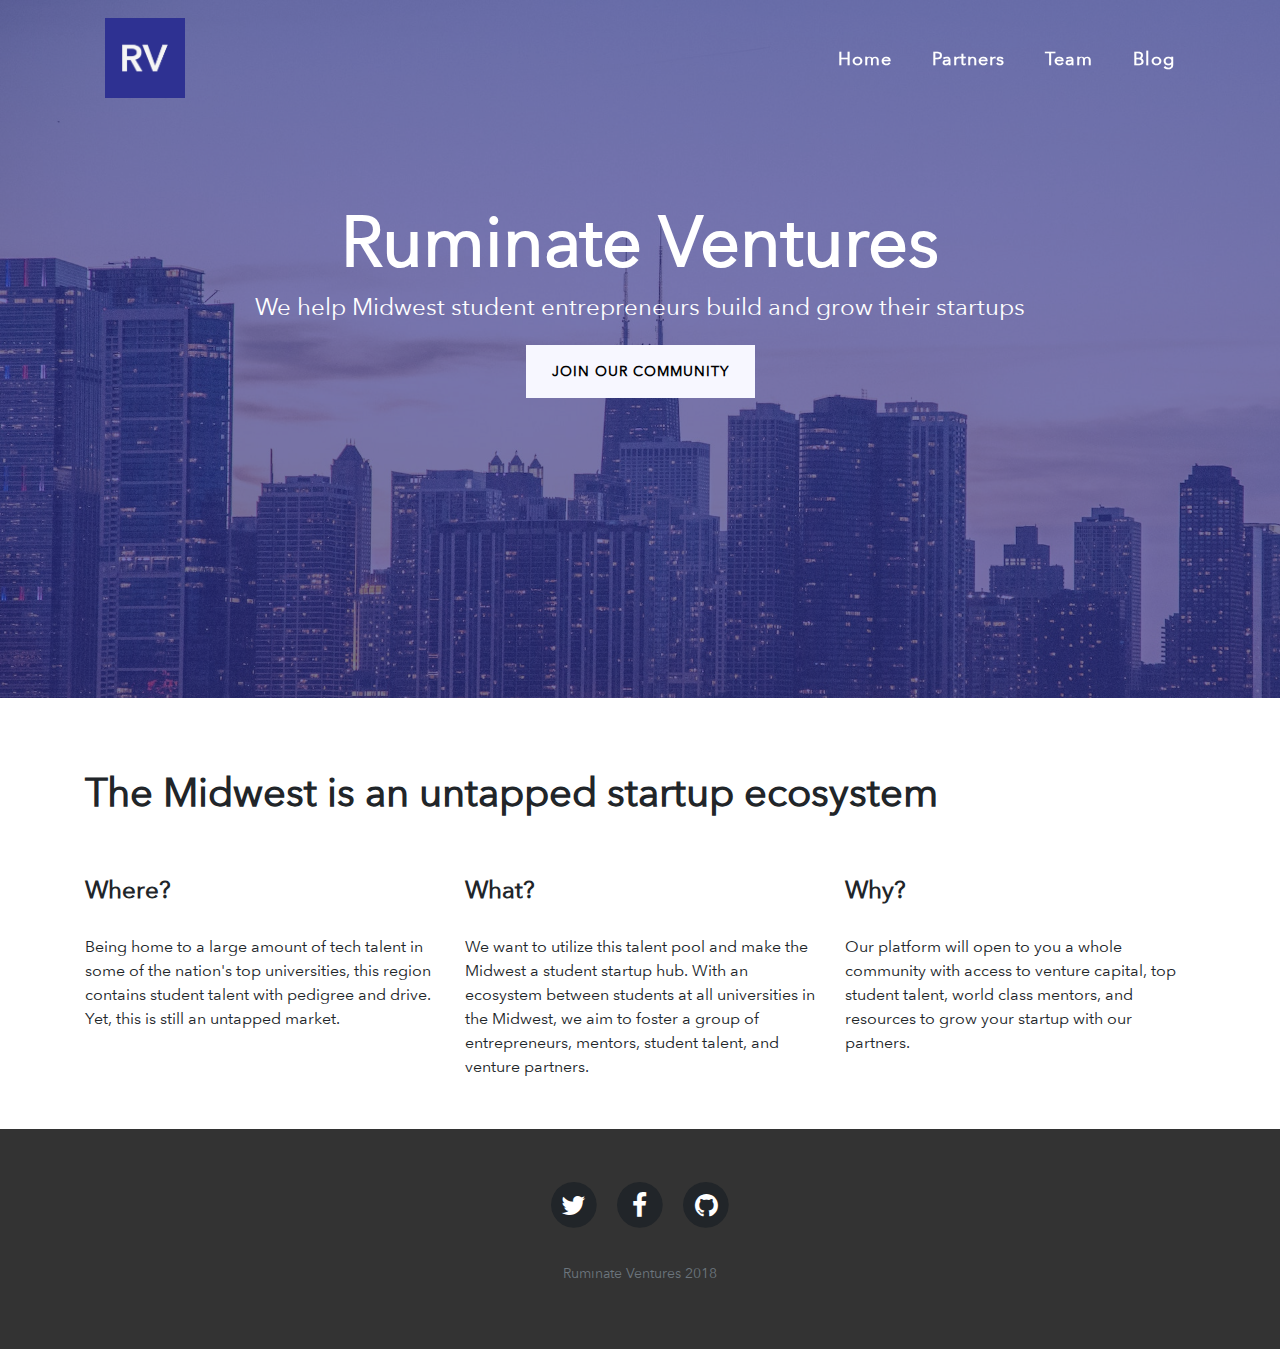
<file: index.html>
<!DOCTYPE html>
<html lang="en">

<head>
    <!-- Global site tag (gtag.js) - Google Analytics -->
    <script async src="https://www.googletagmanager.com/gtag/js?id=UA-115799383-1"></script>
    <script>
        window.dataLayer = window.dataLayer || [];

        function gtag() {
            dataLayer.push(arguments);
        }
        gtag('js', new Date());

        gtag('config', 'UA-115799383-1');
    </script>

    <meta charset="utf-8">
    <meta name="viewport" content="width=device-width, initial-scale=1, shrink-to-fit=no">
    <meta name="description" content="">
    <meta name="author" content="">

    <title>Ruminate Ventures</title>

    <link rel="icon" type="image/png" href="img/square_logo.png">
    <!-- Bootstrap core CSS -->
    <link href="vendor/bootstrap/css/bootstrap.min.css" rel="stylesheet">

    <!-- Custom fonts for this template -->
    <link href="vendor/font-awesome/css/font-awesome.min.css" rel="stylesheet" type="text/css">
    <!--     <link href='https://fonts.googleapis.com/css?family=Lora:400,700,400italic,700italic' rel='stylesheet' type='text/css'>
    <link href='https://fonts.googleapis.com/css?family=Open+Sans:300italic,400italic,600italic,700italic,800italic,400,300,600,700,800' rel='stylesheet' type='text/css'> -->

    <!-- Custom styles for this template -->
    <link href="css/clean-blog.css" rel="stylesheet">


</head>

<body>

    <!-- Navigation -->
    <nav class="navbar navbar-expand-lg navbar-light fixed-top" id="mainNav">
        <div class="container">
            <a class="navbar-brand" href="/" style="font-size: 30px;">
                <img src="img/square_logo.png" style="width:80px;">

            </a>
            <button class="navbar-toggler navbar-toggler-right" type="button" data-toggle="collapse" data-target="#navbarResponsive" aria-controls="navbarResponsive" aria-expanded="false" aria-label="Toggle navigation">
          Menu
          <i class="fa fa-bars"></i>
        </button>
            <div class="collapse navbar-collapse" id="navbarResponsive">
                <ul class="navbar-nav ml-auto">
                    <li class="nav-item">
                        <a class="nav-link" href="/">Home</a>
                    </li>
                    <li class="nav-item">
                        <a class="nav-link" href="partner.html">Partners</a>
                    </li>
                    <li class="nav-item">
                        <a class="nav-link" href="team.html">Team</a>
                    </li>
                    <!-- <li class="nav-item">
                        <a class="nav-link" href="contact">Resources</a>
                    </li> -->
                    <li class="nav-item">
                        <a class="nav-link" href="http://medium.com/@ruminatevc">Blog</a>
                    </li>
                </ul>
            </div>
        </div>
    </nav>

    <!-- Page Header -->
    <header class="masthead" id="header">
        <div class="overlay"></div>
        <div class="container">
            <div class="row">
                <div class="col-lg-10 col-md-10 mx-auto">
                    <div class="site-heading" style="text-align:center">
                        <h1>Ruminate Ventures </h1>
                        <span class="subheading">We help Midwest student entrepreneurs build and grow their startups</span>
                        <span class="subheading" style="margin-top:25px">
                <a href="http://community.ruminate.vc/" class="btn btn-primary">Join our community</a>
              </span>
                    </div>
                </div>
            </div>
        </div>
    </header>

    <!-- Main Content -->
    <div class="section">
        <!-- <div class="section" style="background-color: white;"> -->

        <div class="container">
            <h1 style="text-align:left; margin-top:50px; margin-bottom: 60px;">The Midwest is an untapped startup ecosystem</h1>
            <div class="row">
                <div class="col-lg-4 col-md-4 mx-auto">
                    <h4>Where?</h4>
                    <!-- <p>The midwest is home to some of the <strong>world's best</strong> engineering schools. This region contains students with talent, pedigree and drive. Yet, it is <strong>overlooked</strong>. They don't get the same funding, time, and respect as students who are building companies on the coasts. We want to <strong>change</strong> that! -->
                    <p class="page-text"> Being home to a large amount of tech talent in some of the nation's top universities, this region contains student talent with pedigree and drive. Yet, this is still an untapped market.
                </div>
                <div class="col-lg-4 col-md-4 mx-auto">
                    <h4>What?</h4>
                    <p class="page-text"> We want to utilize this talent pool and make the Midwest a student startup hub. With an ecosystem between students at all universities in the Midwest, we aim to foster a group of entrepreneurs, mentors, student talent, and venture
                        partners.
                </div>
                <div class="col-lg-4 col-md-4 mx-auto">
                    <h4>Why?</h4>
                    <p class="page-text"> Our platform will open to you a whole community with access to venture capital, top student talent, world class mentors, and resources to grow your startup with our partners.
                        <!-- <p> The midwest is home to some of the <strong>world's best</strong> engineering schools. This region contains students with talent, pedigree and drive. Yet, it is <strong>overlooked</strong>. They don't get the same funding, time, and respect as students who are building companies on the coasts. We want to <strong>change</strong> that! -->
                </div>
            </div>
        </div>
    </div>

    <!-- Footr -->
    <footer style="background-color: #000000cc ">
        <div class="container ">
            <div class="row ">
                <div class="col-lg-8 col-md-10 mx-auto ">
                    <ul class="list-inline text-center ">
                        <li class="list-inline-item ">
                            <a href="# ">
                                <span class="fa-stack fa-lg ">
                    <i class="fa fa-circle fa-stack-2x "></i>
                    <i class="fa fa-twitter fa-stack-1x fa-inverse "></i>
                  </span>
                            </a>
                        </li>
                        <li class="list-inline-item ">
                            <a href="https://www.facebook.com/ruminateventures/">
                                <span class="fa-stack fa-lg ">
                    <i class="fa fa-circle fa-stack-2x "></i>
                    <i class="fa fa-facebook fa-stack-1x fa-inverse "></i>
                  </span>
                            </a>
                        </li>
                        <li class="list-inline-item ">
                            <a href="https://www.github.com/ruminate-ventures/">
                                <span class="fa-stack fa-lg ">
                    <i class="fa fa-circle fa-stack-2x "></i>
                    <i class="fa fa-github fa-stack-1x fa-inverse "></i>
                  </span>
                            </a>
                        </li>
                    </ul>
                    <p class="copyright text-muted ">Ruminate Ventures 2018</p>
                </div>
            </div>
        </div>
    </footer>

    <!-- Bootstrap core JavaScript -->
    <script src="vendor/jquery/jquery.min.js"></script>
    <script src="vendor/bootstrap/js/bootstrap.bundle.min.js"></script>

    <!-- Custom scripts for this template -->
    <script src="js/clean-blog.min.js"></script>

</body>

</html>
</file>
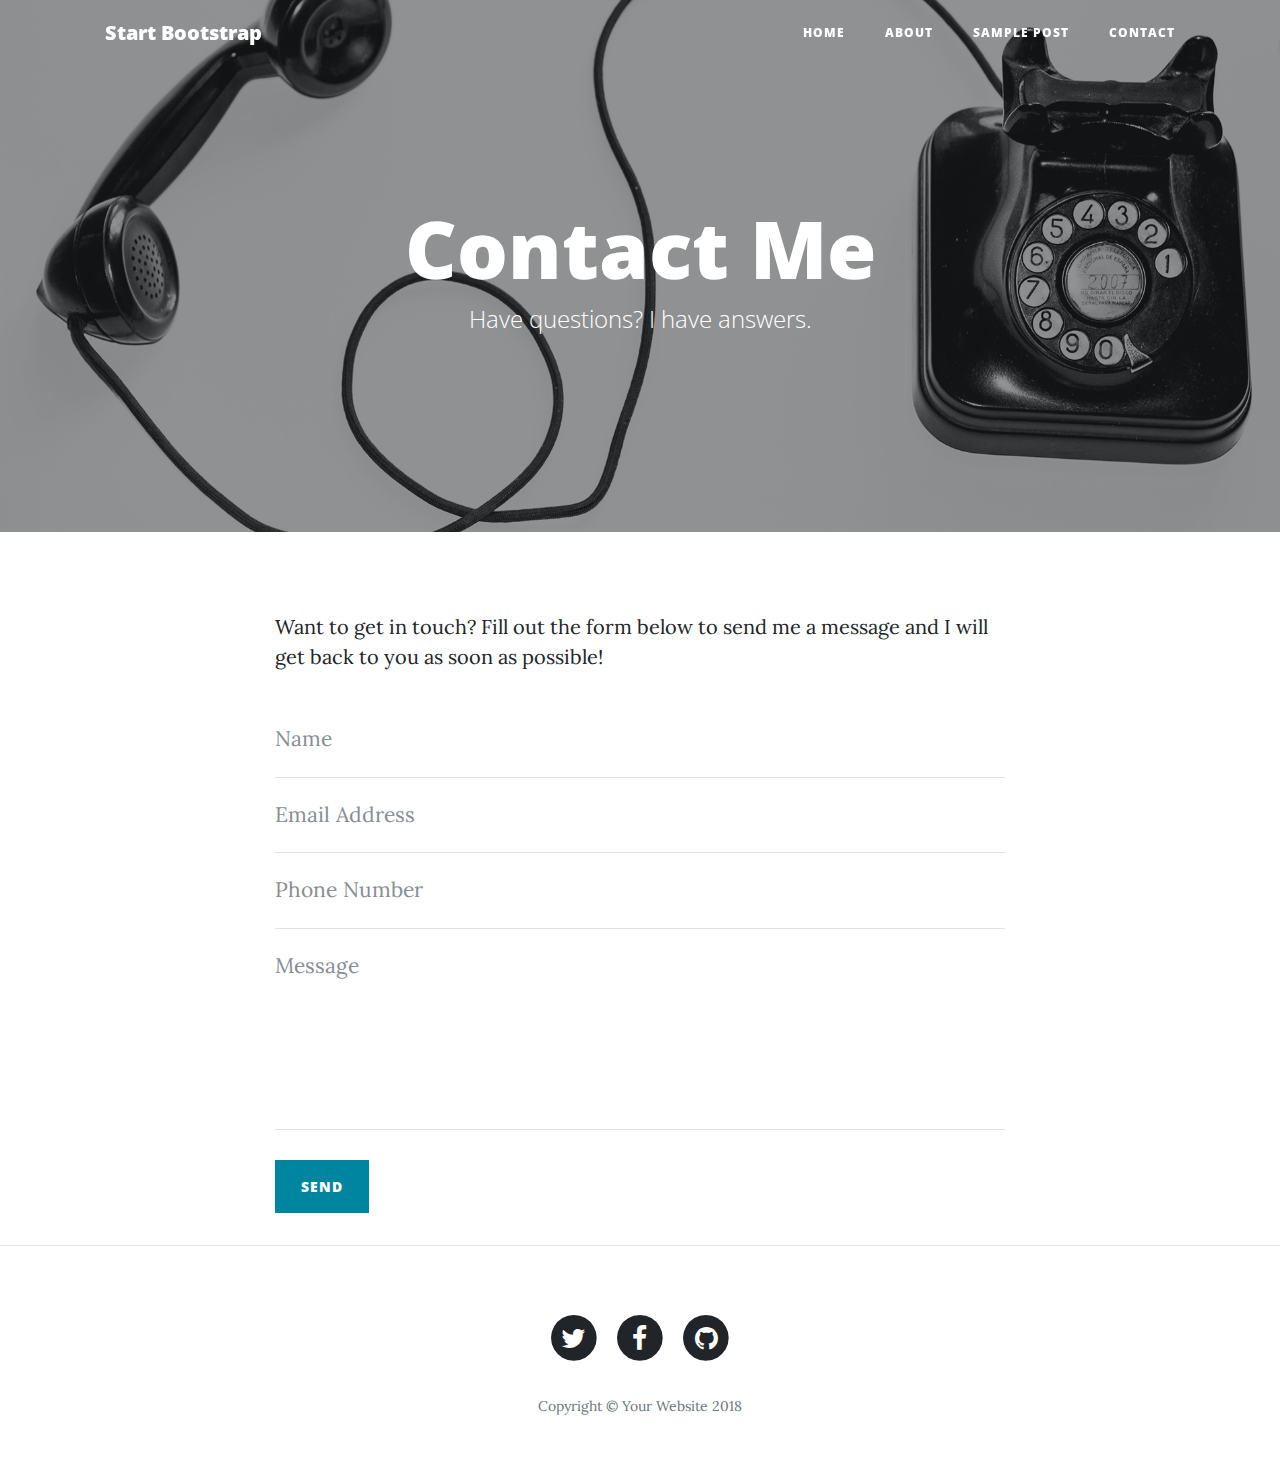
<file: contact.html>
<!DOCTYPE html>
<html lang="en">

  <head>

    <meta charset="utf-8">
    <meta name="viewport" content="width=device-width, initial-scale=1, shrink-to-fit=no">
    <meta name="description" content="">
    <meta name="author" content="">

    <title>Clean Blog - Start Bootstrap Theme</title>

    <!-- Bootstrap core CSS -->
    <link href="vendor/bootstrap/css/bootstrap.min.css" rel="stylesheet">

    <!-- Custom fonts for this template -->
    <link href="vendor/font-awesome/css/font-awesome.min.css" rel="stylesheet" type="text/css">
    <link href='https://fonts.googleapis.com/css?family=Lora:400,700,400italic,700italic' rel='stylesheet' type='text/css'>
    <link href='https://fonts.googleapis.com/css?family=Open+Sans:300italic,400italic,600italic,700italic,800italic,400,300,600,700,800' rel='stylesheet' type='text/css'>

    <!-- Custom styles for this template -->
    <link href="css/clean-blog.min.css" rel="stylesheet">

  </head>

  <body>

    <!-- Navigation -->
    <nav class="navbar navbar-expand-lg navbar-light fixed-top" id="mainNav">
      <div class="container">
        <a class="navbar-brand" href="index.html">Start Bootstrap</a>
        <button class="navbar-toggler navbar-toggler-right" type="button" data-toggle="collapse" data-target="#navbarResponsive" aria-controls="navbarResponsive" aria-expanded="false" aria-label="Toggle navigation">
          Menu
          <i class="fa fa-bars"></i>
        </button>
        <div class="collapse navbar-collapse" id="navbarResponsive">
          <ul class="navbar-nav ml-auto">
            <li class="nav-item">
              <a class="nav-link" href="index.html">Home</a>
            </li>
            <li class="nav-item">
              <a class="nav-link" href="about.html">About</a>
            </li>
            <li class="nav-item">
              <a class="nav-link" href="post.html">Sample Post</a>
            </li>
            <li class="nav-item">
              <a class="nav-link" href="contact.html">Contact</a>
            </li>
          </ul>
        </div>
      </div>
    </nav>

    <!-- Page Header -->
    <header class="masthead" style="background-image: url('img/contact-bg.jpg')">
      <div class="overlay"></div>
      <div class="container">
        <div class="row">
          <div class="col-lg-8 col-md-10 mx-auto">
            <div class="page-heading">
              <h1>Contact Me</h1>
              <span class="subheading">Have questions? I have answers.</span>
            </div>
          </div>
        </div>
      </div>
    </header>

    <!-- Main Content -->
    <div class="container">
      <div class="row">
        <div class="col-lg-8 col-md-10 mx-auto">
          <p>Want to get in touch? Fill out the form below to send me a message and I will get back to you as soon as possible!</p>
          <!-- Contact Form - Enter your email address on line 19 of the mail/contact_me.php file to make this form work. -->
          <!-- WARNING: Some web hosts do not allow emails to be sent through forms to common mail hosts like Gmail or Yahoo. It's recommended that you use a private domain email address! -->
          <!-- To use the contact form, your site must be on a live web host with PHP! The form will not work locally! -->
          <form name="sentMessage" id="contactForm" novalidate>
            <div class="control-group">
              <div class="form-group floating-label-form-group controls">
                <label>Name</label>
                <input type="text" class="form-control" placeholder="Name" id="name" required data-validation-required-message="Please enter your name.">
                <p class="help-block text-danger"></p>
              </div>
            </div>
            <div class="control-group">
              <div class="form-group floating-label-form-group controls">
                <label>Email Address</label>
                <input type="email" class="form-control" placeholder="Email Address" id="email" required data-validation-required-message="Please enter your email address.">
                <p class="help-block text-danger"></p>
              </div>
            </div>
            <div class="control-group">
              <div class="form-group col-xs-12 floating-label-form-group controls">
                <label>Phone Number</label>
                <input type="tel" class="form-control" placeholder="Phone Number" id="phone" required data-validation-required-message="Please enter your phone number.">
                <p class="help-block text-danger"></p>
              </div>
            </div>
            <div class="control-group">
              <div class="form-group floating-label-form-group controls">
                <label>Message</label>
                <textarea rows="5" class="form-control" placeholder="Message" id="message" required data-validation-required-message="Please enter a message."></textarea>
                <p class="help-block text-danger"></p>
              </div>
            </div>
            <br>
            <div id="success"></div>
            <div class="form-group">
              <button type="submit" class="btn btn-primary" id="sendMessageButton">Send</button>
            </div>
          </form>
        </div>
      </div>
    </div>

    <hr>

    <!-- Footer -->
    <footer>
      <div class="container">
        <div class="row">
          <div class="col-lg-8 col-md-10 mx-auto">
            <ul class="list-inline text-center">
              <li class="list-inline-item">
                <a href="#">
                  <span class="fa-stack fa-lg">
                    <i class="fa fa-circle fa-stack-2x"></i>
                    <i class="fa fa-twitter fa-stack-1x fa-inverse"></i>
                  </span>
                </a>
              </li>
              <li class="list-inline-item">
                <a href="#">
                  <span class="fa-stack fa-lg">
                    <i class="fa fa-circle fa-stack-2x"></i>
                    <i class="fa fa-facebook fa-stack-1x fa-inverse"></i>
                  </span>
                </a>
              </li>
              <li class="list-inline-item">
                <a href="#">
                  <span class="fa-stack fa-lg">
                    <i class="fa fa-circle fa-stack-2x"></i>
                    <i class="fa fa-github fa-stack-1x fa-inverse"></i>
                  </span>
                </a>
              </li>
            </ul>
            <p class="copyright text-muted">Copyright &copy; Your Website 2018</p>
          </div>
        </div>
      </div>
    </footer>

    <!-- Bootstrap core JavaScript -->
    <script src="vendor/jquery/jquery.min.js"></script>
    <script src="vendor/bootstrap/js/bootstrap.bundle.min.js"></script>

    <!-- Contact Form JavaScript -->
    <script src="js/jqBootstrapValidation.js"></script>
    <script src="js/contact_me.js"></script>

    <!-- Custom scripts for this template -->
    <script src="js/clean-blog.min.js"></script>

  </body>

</html>
</file>
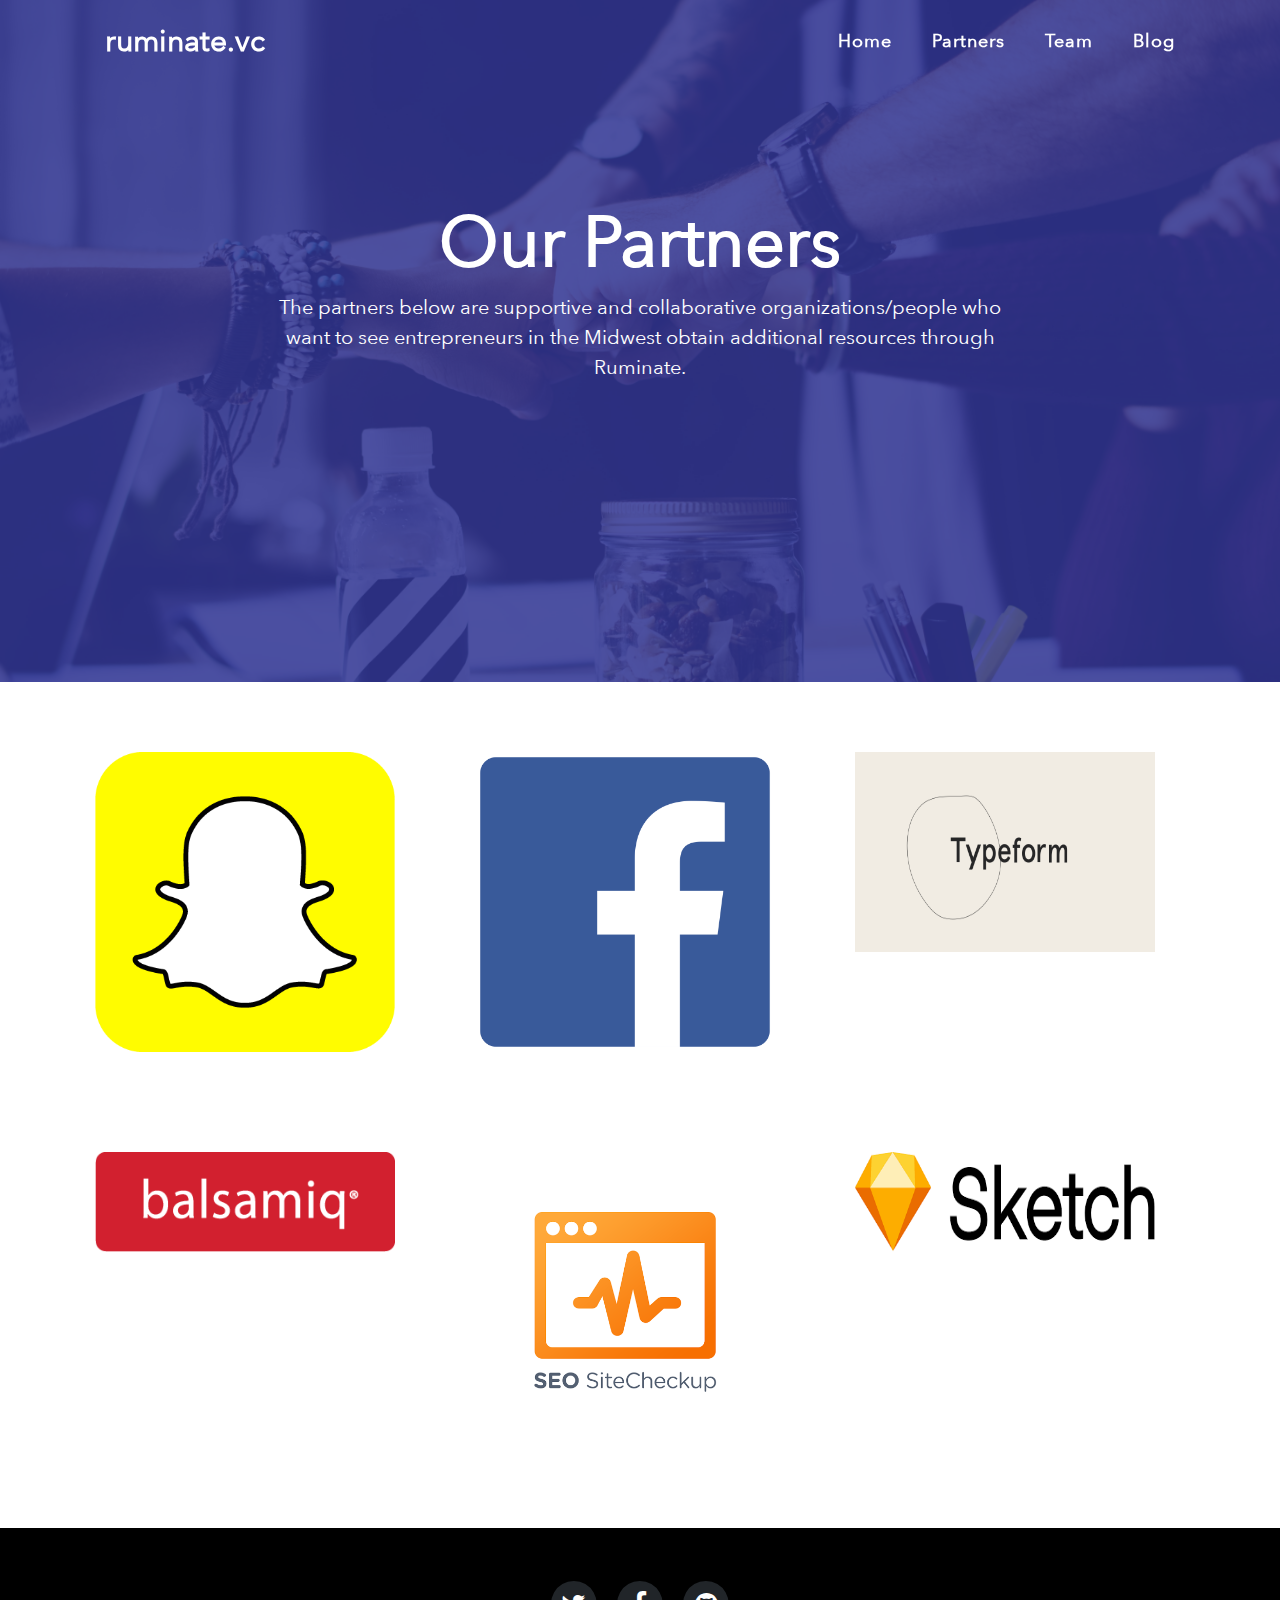
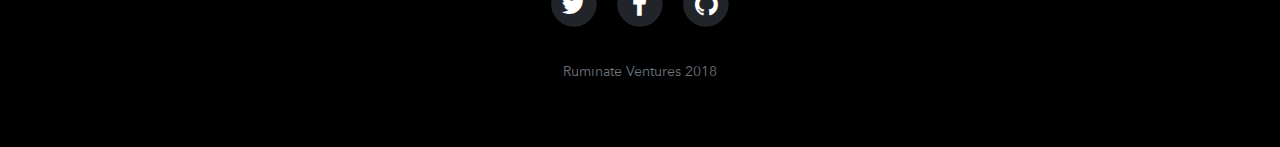
<file: partner.html>
<!DOCTYPE html>
<html lang="en">

<head>

    <meta charset="utf-8">
    <meta name="viewport" content="width=device-width, initial-scale=1, shrink-to-fit=no">
    <meta name="description" content="">
    <meta name="author" content="">

    <title>Ruminate Ventures</title>

    <link rel="icon" type="image/png" href="img/square_logo.png">

    <!-- Bootstrap core CSS -->
    <link href="vendor/bootstrap/css/bootstrap.min.css" rel="stylesheet">

    <!-- Custom fonts for this template -->
    <link href="vendor/font-awesome/css/font-awesome.min.css" rel="stylesheet" type="text/css">
    <link href='https://fonts.googleapis.com/css?family=Lora:400,700,400italic,700italic' rel='stylesheet' type='text/css'>
    <link href='https://fonts.googleapis.com/css?family=Open+Sans:300italic,400italic,600italic,700italic,800italic,400,300,600,700,800' rel='stylesheet' type='text/css'>

    <!-- Custom styles for this template -->
    <link href="css/clean-blog.css" rel="stylesheet">

</head>

<body>

    <!-- Navigation -->
    <nav class="navbar navbar-expand-lg navbar-light fixed-top" id="mainNav">
        <div class="container">
            <a class="navbar-brand" src="./img/" style="font-size: 30px;">ruminate.vc</a>
            <button class="navbar-toggler navbar-toggler-right" type="button" data-toggle="collapse" data-target="#navbarResponsive" aria-controls="navbarResponsive" aria-expanded="false" aria-label="Toggle navigation">
          Menu
          <i class="fa fa-bars"></i>
        </button>
            <div class="collapse navbar-collapse" id="navbarResponsive">
                <ul class="navbar-nav ml-auto">
                    <li class="nav-item">
                        <a class="nav-link" href="index.html">Home</a>
                    </li>
                    <li class="nav-item">
                        <a class="nav-link" href="partner.html">Partners</a>
                    </li>
                    <li class="nav-item">
                        <a class="nav-link" href="team.html">Team</a>
                    </li>

                    <li class="nav-item">
                        <a class="nav-link" href="http://medium.com/@ruminatevc">Blog</a>
                    </li>
                </ul>
            </div>
        </div>
    </nav>
    <header class="masthead" id="team-header">
        <!--maybe a smaller masthead for this page because not as much info to convey-->

        <div class="team-overlay"></div>
        <div class="container">
            <div class="row">
                <div class="col-lg-8 col-md-10 mx-auto">
                    <div class="page-heading">
                        <h1>Our Partners</h1>
                        The partners below are supportive and collaborative organizations/people who want to see entrepreneurs in the Midwest obtain additional resources through Ruminate.
                        </span>
                    </div>
                </div>
            </div>
        </div>
    </header>

    <!-- Main Content -->
    <!-- <div class="section"> -->
    <!-- <div class="container"> -->
    <!-- <div class="column">
            <div class="col-lg-10 col-md-10 mx-auto" style="margin-left: 300x">
                <img src=" img/anvil-2.png " class=".img-rounded " width="300px " />
                <img src="img/typeform.png " class=".img-rounded " width="300px " />
                <img src="img/balsamiq.png " class=".img-rounded " width="300px " />
                <img src="img/invision.png " class=".img-rounded " width="200px " />
            </div>
            <div class="col-lg-10 col-md-10 mx-auto ">
                <img src="img/FB.png " width="200px " class=".img-rounded " />

                <img src="img/snap.png " width="200px " class=".img-rounded " style="" />

                <img src="img/SEO.png " width="300px " class=".img-rounded " />
            </div>
        </div> -->
    <!-- <div class="row">
        <div class="column">
            <img src="img/snap.png" width="200px" alt="Fjords" style="position: absolute; margin-left:25%; margin-top: 1%"> -->
    <!-- </div>
        <div class="column">
            <img src="img/FB.png" width="200px" alt="Forest" style="position: absolute;;margin-left:40%;margin-top: 1%">
        </div>
        <div class="column">
            <img src="img/typeform.png" class=".img-rounded" width=" 300px " alt="Mountains" style=" position: absolute; margin-left:55%;margin-top: 1%">
        </div>
    </div>

    <div class="row">
        <div class="column">
            <img src="img/anvil-2.png" width="200px" alt="Fjords" style="position: absolute; margin-top:13%;margin-left:25%">
        </div>
        <div class="column">
            <img src="img/balsamiq.png" width="200px" alt="Forest" style="position: absolute;;margin-top:13%;margin-left:40%">
        </div>
        <div class="column">
            <img src="img/SEO.png" class=".img-rounded" width=" 200px " alt="Mountains" style=" position: absolute; margin-top:10%;margin-left:57%">
        </div>
        <div class="column">
            <img src="img/invision.png" class=".img-rounded" width="150px " alt="Mountains" style=" position: absolute; margin-top:17%;margin-left:25%">
        </div> -->
    <!-- </div>
    </div> -->


    <!-- Main Content -->
    <div class="section">
        <div class="container">
            <div class="row">
                <div class="profile">
                    <div class="row">
                        <div class="col-lg-3 col-md-3">
                            <img src="img/snap.png" style="height:300px;width:300px">
                        </div>
                        <div class=" col-lg-9 col-md-9 ">

                        </div>
                    </div>
                </div>
                <div class="profile ">
                    <div class="row ">
                        <div class="col-lg-3 col-md-3 ">
                            <img src="img/FB.png " style="height:300px;width:300px ">
                        </div>
                        <div class="col-lg-9 ">

                        </div>
                    </div>
                </div>
                <div class="profile ">
                    <div class="row ">
                        <div class="col-lg-3 col-md-3 ">
                            <img src="img/typeform.png " style="height:200px;width:300px ">
                        </div>
                        <div class="col-lg-9 col-md-9 ">
                        </div>
                    </div>
                </div>
                <div class="profile ">
                    <div class="row ">
                        <div class="col-lg-3 col-md-3 ">
                            <img src="img/balsamiq.png " style="height:100px;width:300px ">
                        </div>
                        <div class="col-lg-9 col-md-9 ">
                        </div>
                    </div>
                </div>
                <div class="profile ">
                    <div class="row ">
                        <div class="col-lg-3 col-md-3 ">
                            <img src="img/SEO.png " style="height:300px;width:300px;margin-bottom:10%;position: bsolute;">
                        </div>
                        <div class="col-lg-9 col-md-9 ">
                        </div>
                    </div>
                </div>
                <div class="profile ">
                    <div class="row ">
                        <div class="col-lg-3 col-md-3 ">
                            <img src="img/sketch.png " style="height:100px;width:300px ">
                        </div>
                        <div class="col-lg-9 col-md-9 ">
                        </div>
                    </div>
                </div>
                <!-- <div class="profile ">
                    <div class="row ">
                        <div class="col-lg-3 col-md-3 ">
                            <img src="img/anvil-2.png " style="height:150px;width:300px">
                        </div>
                        <div class="col-lg-9 col-md-9 ">
                        </div>
                    </div>
                </div> -->
                </p>

            </div>
        </div>
    </div>


    <!-- Footer -->
    <footer style="background-color: black; ">
        <div class="container ">
            <div class="row ">
                <div class="col-lg-8 col-md-10 mx-auto ">
                    <ul class="list-inline text-center ">
                        <li class="list-inline-item ">
                            <a href="# ">
                                <span class="fa-stack fa-lg ">
                    <i class="fa fa-circle fa-stack-2x "></i>
                    <i class="fa fa-twitter fa-stack-1x fa-inverse "></i>
                  </span>
                            </a>
                        </li>
                        <li class="list-inline-item ">
                            <a href="https://www.facebook.com/ruminateventures/ ">
                                <span class="fa-stack fa-lg ">
                    <i class="fa fa-circle fa-stack-2x "></i>
                    <i class="fa fa-facebook fa-stack-1x fa-inverse "></i>
                  </span>
                            </a>
                        </li>
                        <li class="list-inline-item ">
                            <a href="https://www.github.com/ruminate-ventures/ ">
                                <span class="fa-stack fa-lg ">
                    <i class="fa fa-circle fa-stack-2x "></i>
                    <i class="fa fa-github fa-stack-1x fa-inverse "></i>
                  </span>
                            </a>
                        </li>
                    </ul>
                    <p class="copyright text-muted ">Ruminate Ventures 2018</p>
                </div>
            </div>
        </div>
    </footer>

    <!-- Bootstrap core JavaScript -->
    <script src="vendor/jquery/jquery.min.js "></script>
    <script src="vendor/bootstrap/js/bootstrap.bundle.min.js "></script>

    <!-- Custom scripts for this template -->
    <script src="js/clean-blog.min.js "></script>

</body>

</html>
</file>
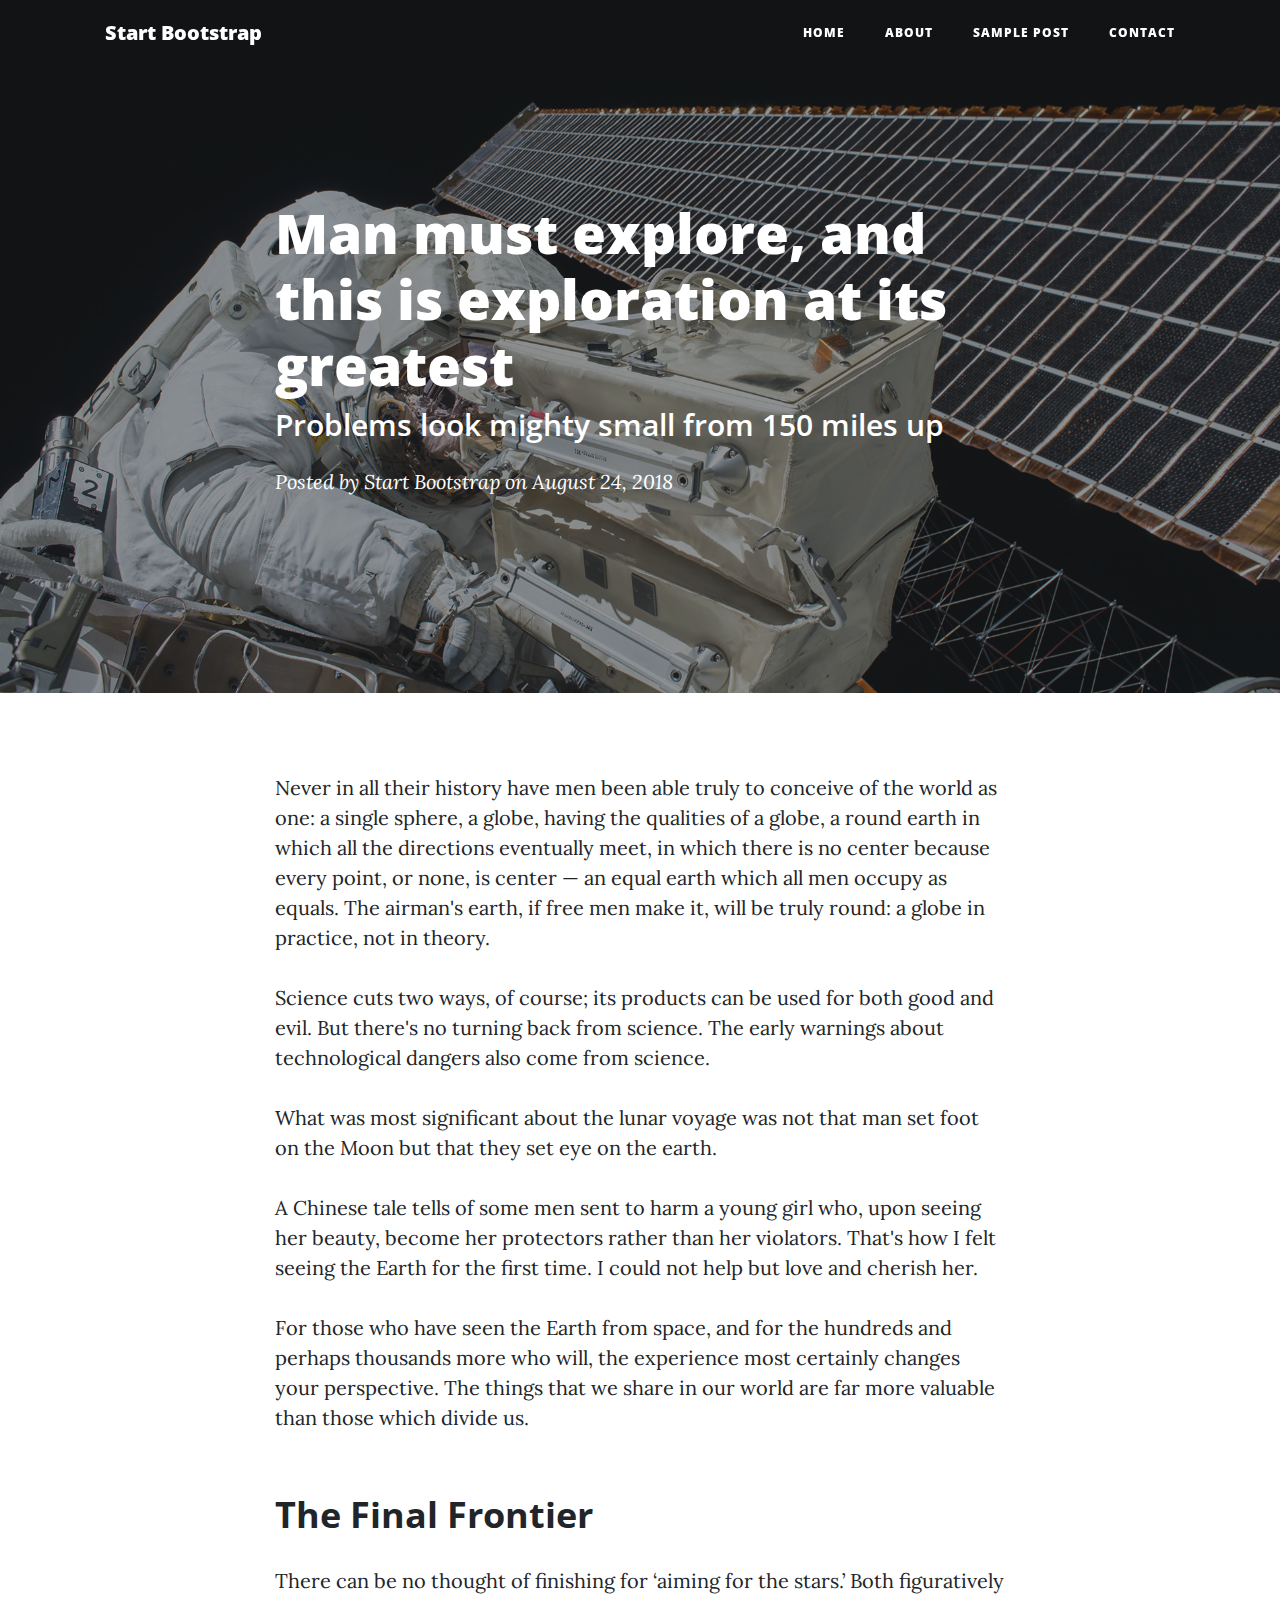
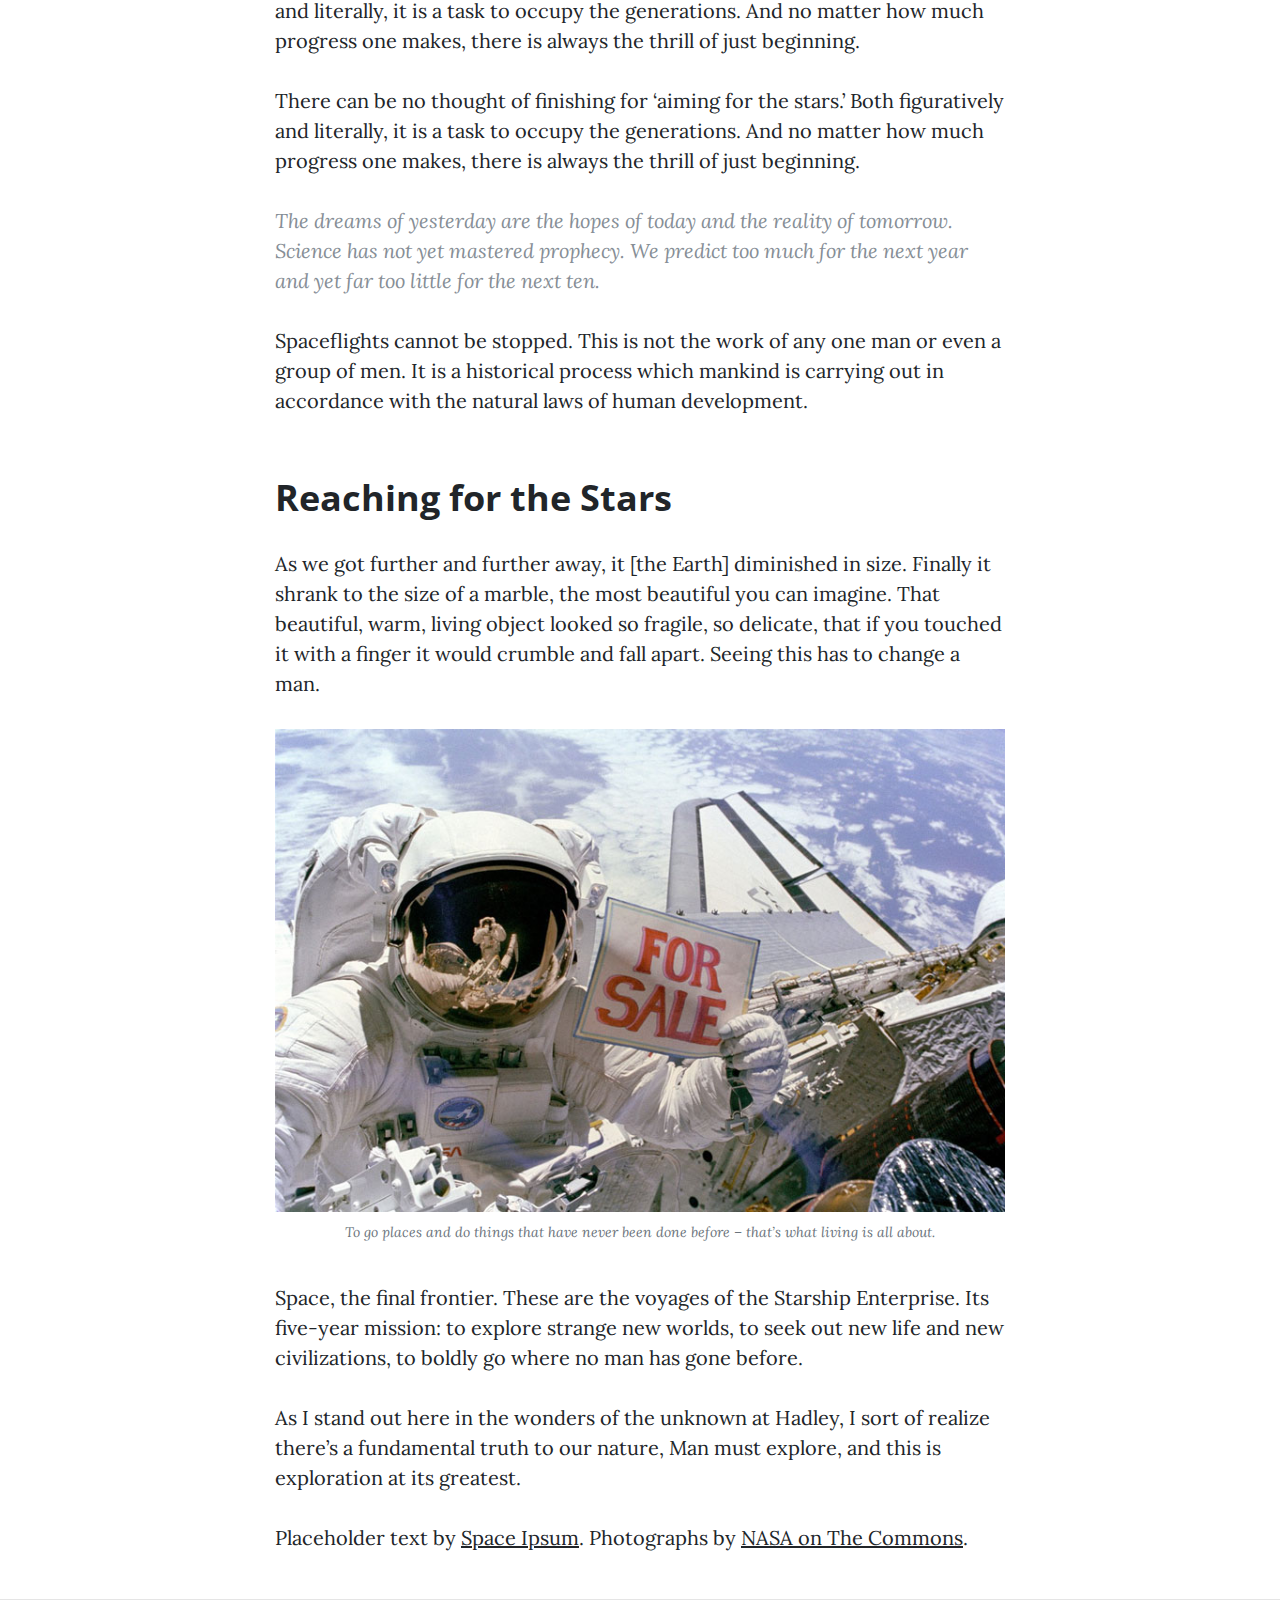
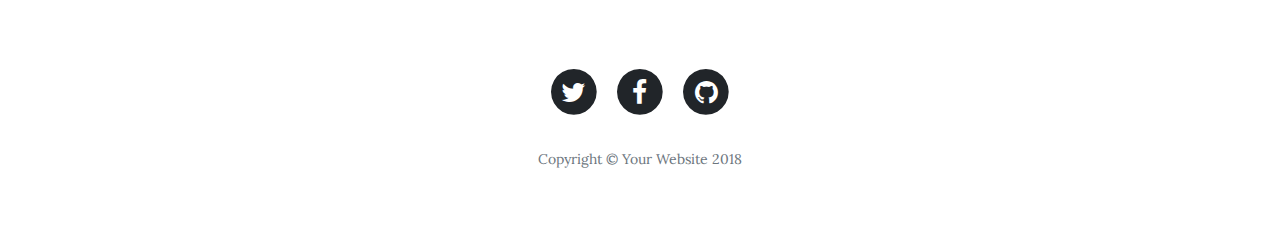
<file: post.html>
<!DOCTYPE html>
<html lang="en">

  <head>

    <meta charset="utf-8">
    <meta name="viewport" content="width=device-width, initial-scale=1, shrink-to-fit=no">
    <meta name="description" content="">
    <meta name="author" content="">

    <title>Clean Blog - Start Bootstrap Theme</title>

    <!-- Bootstrap core CSS -->
    <link href="vendor/bootstrap/css/bootstrap.min.css" rel="stylesheet">

    <!-- Custom fonts for this template -->
    <link href="vendor/font-awesome/css/font-awesome.min.css" rel="stylesheet" type="text/css">
    <link href='https://fonts.googleapis.com/css?family=Lora:400,700,400italic,700italic' rel='stylesheet' type='text/css'>
    <link href='https://fonts.googleapis.com/css?family=Open+Sans:300italic,400italic,600italic,700italic,800italic,400,300,600,700,800' rel='stylesheet' type='text/css'>

    <!-- Custom styles for this template -->
    <link href="css/clean-blog.min.css" rel="stylesheet">

  </head>

  <body>

    <!-- Navigation -->
    <nav class="navbar navbar-expand-lg navbar-light fixed-top" id="mainNav">
      <div class="container">
        <a class="navbar-brand" href="index.html">Start Bootstrap</a>
        <button class="navbar-toggler navbar-toggler-right" type="button" data-toggle="collapse" data-target="#navbarResponsive" aria-controls="navbarResponsive" aria-expanded="false" aria-label="Toggle navigation">
          Menu
          <i class="fa fa-bars"></i>
        </button>
        <div class="collapse navbar-collapse" id="navbarResponsive">
          <ul class="navbar-nav ml-auto">
            <li class="nav-item">
              <a class="nav-link" href="index.html">Home</a>
            </li>
            <li class="nav-item">
              <a class="nav-link" href="about.html">About</a>
            </li>
            <li class="nav-item">
              <a class="nav-link" href="post.html">Sample Post</a>
            </li>
            <li class="nav-item">
              <a class="nav-link" href="contact.html">Contact</a>
            </li>
          </ul>
        </div>
      </div>
    </nav>

    <!-- Page Header -->
    <header class="masthead" style="background-image: url('img/post-bg.jpg')">
      <div class="overlay"></div>
      <div class="container">
        <div class="row">
          <div class="col-lg-8 col-md-10 mx-auto">
            <div class="post-heading">
              <h1>Man must explore, and this is exploration at its greatest</h1>
              <h2 class="subheading">Problems look mighty small from 150 miles up</h2>
              <span class="meta">Posted by
                <a href="#">Start Bootstrap</a>
                on August 24, 2018</span>
            </div>
          </div>
        </div>
      </div>
    </header>

    <!-- Post Content -->
    <article>
      <div class="container">
        <div class="row">
          <div class="col-lg-8 col-md-10 mx-auto">
            <p>Never in all their history have men been able truly to conceive of the world as one: a single sphere, a globe, having the qualities of a globe, a round earth in which all the directions eventually meet, in which there is no center because every point, or none, is center — an equal earth which all men occupy as equals. The airman's earth, if free men make it, will be truly round: a globe in practice, not in theory.</p>

            <p>Science cuts two ways, of course; its products can be used for both good and evil. But there's no turning back from science. The early warnings about technological dangers also come from science.</p>

            <p>What was most significant about the lunar voyage was not that man set foot on the Moon but that they set eye on the earth.</p>

            <p>A Chinese tale tells of some men sent to harm a young girl who, upon seeing her beauty, become her protectors rather than her violators. That's how I felt seeing the Earth for the first time. I could not help but love and cherish her.</p>

            <p>For those who have seen the Earth from space, and for the hundreds and perhaps thousands more who will, the experience most certainly changes your perspective. The things that we share in our world are far more valuable than those which divide us.</p>

            <h2 class="section-heading">The Final Frontier</h2>

            <p>There can be no thought of finishing for ‘aiming for the stars.’ Both figuratively and literally, it is a task to occupy the generations. And no matter how much progress one makes, there is always the thrill of just beginning.</p>

            <p>There can be no thought of finishing for ‘aiming for the stars.’ Both figuratively and literally, it is a task to occupy the generations. And no matter how much progress one makes, there is always the thrill of just beginning.</p>

            <blockquote class="blockquote">The dreams of yesterday are the hopes of today and the reality of tomorrow. Science has not yet mastered prophecy. We predict too much for the next year and yet far too little for the next ten.</blockquote>

            <p>Spaceflights cannot be stopped. This is not the work of any one man or even a group of men. It is a historical process which mankind is carrying out in accordance with the natural laws of human development.</p>

            <h2 class="section-heading">Reaching for the Stars</h2>

            <p>As we got further and further away, it [the Earth] diminished in size. Finally it shrank to the size of a marble, the most beautiful you can imagine. That beautiful, warm, living object looked so fragile, so delicate, that if you touched it with a finger it would crumble and fall apart. Seeing this has to change a man.</p>

            <a href="#">
              <img class="img-fluid" src="img/post-sample-image.jpg" alt="">
            </a>
            <span class="caption text-muted">To go places and do things that have never been done before – that’s what living is all about.</span>

            <p>Space, the final frontier. These are the voyages of the Starship Enterprise. Its five-year mission: to explore strange new worlds, to seek out new life and new civilizations, to boldly go where no man has gone before.</p>

            <p>As I stand out here in the wonders of the unknown at Hadley, I sort of realize there’s a fundamental truth to our nature, Man must explore, and this is exploration at its greatest.</p>

            <p>Placeholder text by
              <a href="http://spaceipsum.com/">Space Ipsum</a>. Photographs by
              <a href="https://www.flickr.com/photos/nasacommons/">NASA on The Commons</a>.</p>
          </div>
        </div>
      </div>
    </article>

    <hr>

    <!-- Footer -->
    <footer>
      <div class="container">
        <div class="row">
          <div class="col-lg-8 col-md-10 mx-auto">
            <ul class="list-inline text-center">
              <li class="list-inline-item">
                <a href="#">
                  <span class="fa-stack fa-lg">
                    <i class="fa fa-circle fa-stack-2x"></i>
                    <i class="fa fa-twitter fa-stack-1x fa-inverse"></i>
                  </span>
                </a>
              </li>
              <li class="list-inline-item">
                <a href="#">
                  <span class="fa-stack fa-lg">
                    <i class="fa fa-circle fa-stack-2x"></i>
                    <i class="fa fa-facebook fa-stack-1x fa-inverse"></i>
                  </span>
                </a>
              </li>
              <li class="list-inline-item">
                <a href="#">
                  <span class="fa-stack fa-lg">
                    <i class="fa fa-circle fa-stack-2x"></i>
                    <i class="fa fa-github fa-stack-1x fa-inverse"></i>
                  </span>
                </a>
              </li>
            </ul>
            <p class="copyright text-muted">Copyright &copy; Your Website 2018</p>
          </div>
        </div>
      </div>
    </footer>

    <!-- Bootstrap core JavaScript -->
    <script src="vendor/jquery/jquery.min.js"></script>
    <script src="vendor/bootstrap/js/bootstrap.bundle.min.js"></script>

    <!-- Custom scripts for this template -->
    <script src="js/clean-blog.min.js"></script>

  </body>

</html>
</file>
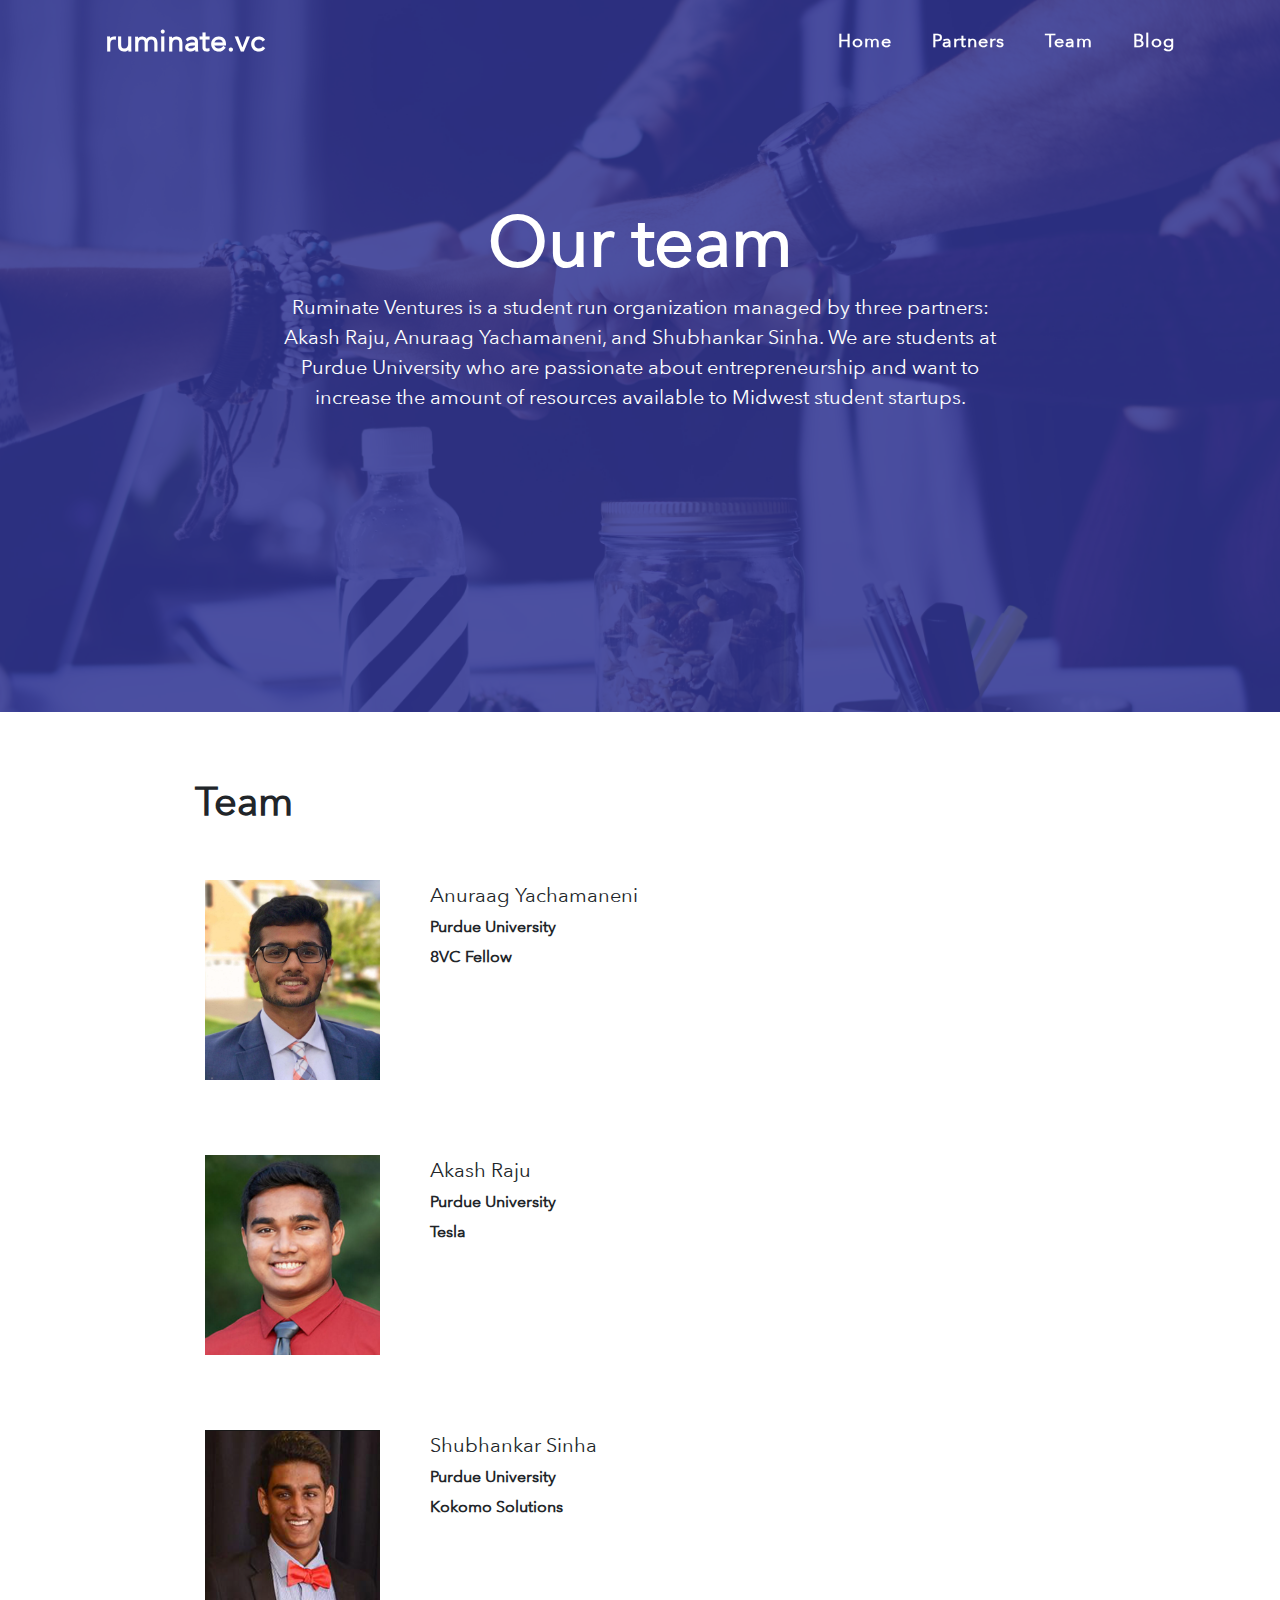
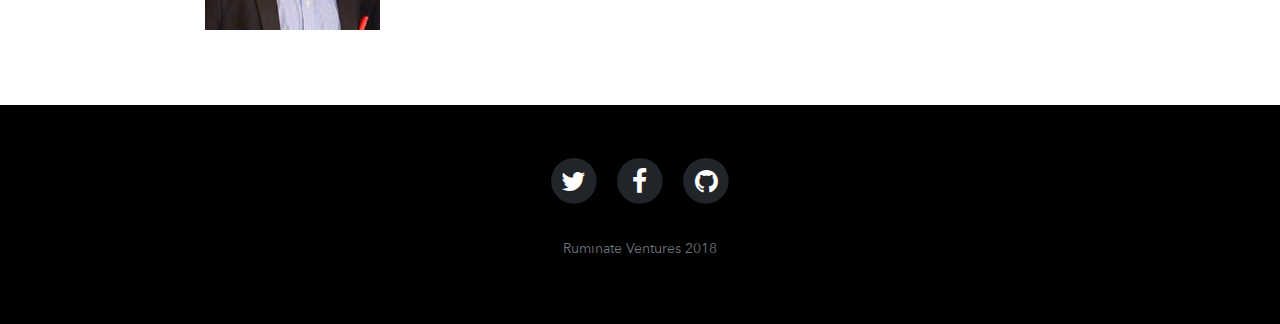
<file: team.html>
<!DOCTYPE html>
<html lang="en">

<head>

    <meta charset="utf-8">
    <meta name="viewport" content="width=device-width, initial-scale=1, shrink-to-fit=no">
    <meta name="description" content="">
    <meta name="author" content="">

    <title>Ruminate Ventures</title>

    <link rel="icon" type="image/png" href="img/square_logo.png">

    <!-- Bootstrap core CSS -->
    <link href="vendor/bootstrap/css/bootstrap.min.css" rel="stylesheet">

    <!-- Custom fonts for this template -->
    <link href="vendor/font-awesome/css/font-awesome.min.css" rel="stylesheet" type="text/css">
    <link href='https://fonts.googleapis.com/css?family=Lora:400,700,400italic,700italic' rel='stylesheet' type='text/css'>
    <link href='https://fonts.googleapis.com/css?family=Open+Sans:300italic,400italic,600italic,700italic,800italic,400,300,600,700,800' rel='stylesheet' type='text/css'>

    <!-- Custom styles for this template -->
    <link href="css/clean-blog.css" rel="stylesheet">

</head>

<body>

    <!-- Navigation -->
    <nav class="navbar navbar-expand-lg navbar-light fixed-top" id="mainNav">
        <div class="container">
            <a class="navbar-brand" href="/" style="font-size: 30px;">ruminate.vc</a>
            <button class="navbar-toggler navbar-toggler-right" type="button" data-toggle="collapse" data-target="#navbarResponsive" aria-controls="navbarResponsive" aria-expanded="false" aria-label="Toggle navigation">
          Menu
          <i class="fa fa-bars"></i>
        </button>
            <div class="collapse navbar-collapse" id="navbarResponsive">
                <ul class="navbar-nav ml-auto">
                    <li class="nav-item">
                        <a class="nav-link" href="index.html">Home</a>
                    </li>
                    <li class="nav-item">
                        <a class="nav-link" href="partner.html">Partners</a>
                    </li>
                    <li class="nav-item">
                        <a class="nav-link" href="/team">Team</a>
                    </li>
                    <li class="nav-item">
                        <a class="nav-link" href="http://medium.com/@ruminatevc">Blog</a>
                    </li>
                </ul>
            </div>
        </div>
    </nav>

    <!-- Page Header -->
    <!-- <header class="masthead" style="background-color:#577399 "> -->
    <header class="masthead" id="team-header">

        <div class="team-overlay"></div>
        <div class="container">
            <div class="row">
                <div class="col-lg-8 col-md-10 mx-auto">
                    <div class="page-heading">
                        <h1>Our team</h1>
                        <!-- <span class="subheading">We are a student run organization who's advisors include collaborative, experienced, and innovative entrepreneurs. -->
                        Ruminate Ventures is a student run organization managed by three partners: Akash Raju, Anuraag Yachamaneni, and Shubhankar Sinha. We are students at Purdue University who are passionate about entrepreneurship and want to increase the amount of resources
                        available to Midwest student startups.
                        <!-- Ruminate also features a board of experienced, and collaborative advisors who are entrepreneurs focused on innovation and disruption in their respective industries. -->

                        </span>
                    </div>
                </div>
            </div>
        </div>
    </header>

    <!-- Main Content -->
    <div class="section">
        <div class="container">
            <div class="row">
                <div class="col-lg-10 col-md-10 mx-auto">
                    <h1 style="padding-top:45px; margin-left: 15px;"> Team </h1>
                    <p>
                        <div class="profile">
                            <div class="row">
                                <div class="col-lg-3 col-md-3">
                                    <img src="img/anuraag.jpg" style="height:200px;width:175px">
                                </div>
                                <div class="col-lg-9 col-md-9">
                                    Anuraag Yachamaneni
                                    <br>
                                    <span style="font-size: 0.8em; font-weight: bold"> Purdue University</span>
                                    <br>
                                    <span style="font-size: 0.8em; font-weight: bold"> 8VC Fellow </span>
                                </div>
                            </div>
                        </div>
                        <div class="profile">
                            <div class="row">
                                <div class="col-lg-3 col-md-3">
                                    <img src="img/akash.png" style="height:200px;width:175px">
                                </div>
                                <div class="col-lg-9">
                                    Akash Raju
                                    <br>
                                    <span style="font-size: 0.8em; font-weight: bold"> Purdue University</span>
                                    <br>
                                    <span style="font-size: 0.8em; font-weight: bold">Tesla</span>
                                </div>
                            </div>
                        </div>
                        <div class="profile">
                            <div class="row">
                                <div class="col-lg-3  col-md-3">
                                    <img src="img/shubh2.png " style="height:200px;width:175px ">
                                </div>
                                <div class="col-lg-9  col-md-9">
                                    Shubhankar Sinha
                                    <br>
                                    <span style="font-size: 0.8em; font-weight: bold"> Purdue University</span>
                                    <br>
                                    <span style="font-size: 0.8em; font-weight: bold"> Kokomo Solutions </span>
                                </div>
                            </div>
                        </div>
                    </p>
                </div>
            </div>
        </div>
    </div>

    <!-- <div class="section">
        <div class="container ">
            <div class="row ">
                <div class="col-lg-10 col-md-10 mx-auto ">
                    <h1 style="margin-left: 15px; "> Advisors </h1>
                    <p>
                        <div class="profile ">
                            <div class="row ">
                                <div class="col-lg-3 ">
                                    <img src="img/anuraag.jpg " style="height:150px; ">
                                </div>
                                <div class="col-lg-9 ">
                                    Anuraag Yachamaneni
                                    <br>
                                    <span style="font-size: 0.8em; font-weight: bold "> Purdue University</span>
                                    <br>
                                    <span style="font-size: 0.8em; font-weight: bold "> 8VC Fellow </span>
                                </div>
                            </div>
                        </div>
                        <div class="profile ">
                            <div class="row ">
                                <div class="col-lg-3 ">
                                    <img src="img/anuraag.jpg " style="height:150px; ">
                                </div>
                                <div class="col-lg-9 ">
                                    Akash Raju
                                    <br>
                                    <span style="font-size: 0.8em; font-weight: bold "> Purdue University</span>
                                    <br>
                                    <span style="font-size: 0.8em; font-weight: bold "> Ford Autonomous Driving </span>
                                </div>
                            </div>
                        </div>
                        <div class="profile ">
                            <div class="row ">
                                <div class="col-lg-3 ">
                                    <img src="img/anuraag.jpg " style="height:150px; ">
                                </div>
                                <div class="col-lg-9 ">
                                    Shubh Sinha
                                    <br>
                                    <span style="font-size: 0.8em; font-weight: bold "> Purdue University</span>
                                    <br>
                                    <span style="font-size: 0.8em; font-weight: bold ">  </span>
                                </div>
                            </div>
                        </div>
                    </p>
                </div>
            </div>
        </div>
    </div>
 -->
    <!-- Footer -->
    <footer style="background-color: black ">
        <div class="container ">
            <div class="row ">
                <div class="col-lg-8 col-md-10 mx-auto ">
                    <ul class="list-inline text-center ">
                        <li class="list-inline-item ">
                            <a href="# ">
                                <span class="fa-stack fa-lg ">
                    <i class="fa fa-circle fa-stack-2x "></i>
                    <i class="fa fa-twitter fa-stack-1x fa-inverse "></i>
                  </span>
                            </a>
                        </li>
                        <li class="list-inline-item ">
                            <a href="https://www.facebook.com/ruminateventures/">
                                <span class="fa-stack fa-lg ">
                    <i class="fa fa-circle fa-stack-2x "></i>
                    <i class="fa fa-facebook fa-stack-1x fa-inverse "></i>
                  </span>
                            </a>
                        </li>
                        <li class="list-inline-item ">
                            <a href="https://www.github.com/ruminate-ventures/">
                                <span class="fa-stack fa-lg ">
                    <i class="fa fa-circle fa-stack-2x "></i>
                    <i class="fa fa-github fa-stack-1x fa-inverse "></i>
                  </span>
                            </a>
                        </li>
                    </ul>
                    <p class="copyright text-muted ">Ruminate Ventures 2018</p>
                </div>
            </div>
        </div>
    </footer>

    <!-- Bootstrap core JavaScript -->
    <script src="vendor/jquery/jquery.min.js "></script>
    <script src="vendor/bootstrap/js/bootstrap.bundle.min.js "></script>

    <!-- Custom scripts for this template -->
    <script src="js/clean-blog.min.js "></script>

</body>

</html>
</file>
<file: css/clean-blog.css>
@font-face{
    font-family: "Avenir Next";
    src: url('avenir-next-regular.ttf'),
    url('avenir-next-regular.ttf'); /* IE */
}

body {
  font-size: 20px;
  color: #212529;
  font-family: 'Avenir Next', 'Times New Roman', serif;
}

p {
  line-height: 1.5;
  margin: 30px 0;
}

p a {
  text-decoration: underline;
}

h1,
h2,
h3,
h4,
h5,
h6 {
  font-weight: 800;
  font-family: 'Avenir Next', 'Helvetica Neue', Helvetica, Arial, sans-serif;
}

a {
  color: #212529;
  -webkit-transition: all 0.2s;
  -moz-transition: all 0.2s;
  transition: all 0.2s;
}

a:focus, a:hover {
  color: #0085A1;
}

blockquote {
  font-style: italic;
  color: #868e96;
}

.section-heading {
  font-size: 36px;
  font-weight: 700;
  margin-top: 60px;
}

.caption {
  font-size: 14px;
  font-style: italic;
  display: block;
  margin: 0;
  padding: 10px;
  text-align: center;
  border-bottom-right-radius: 5px;
  border-bottom-left-radius: 5px;
}

::-moz-selection {
  color: #fff;
  background: #0085A1;
  text-shadow: none;
}

::selection {
  color: #fff;
  background: #0085A1;
  text-shadow: none;
}

img::selection {
  color: #fff;
  background: transparent;
}

img::-moz-selection {
  color: #fff;
  background: transparent;
}

#mainNav {
  position: absolute;
  border-bottom: 1px solid #e9ecef;
  background-color: white;
  font-family: 'Avenir Next', 'Helvetica Neue', Helvetica, Arial, sans-serif;
}

#mainNav .navbar-brand {
  font-weight: 800;
  color: #343a40;
}

#mainNav .navbar-toggler {
  font-size: 12px;
  font-weight: 800;
  padding: 13px;
  /*text-transform: uppercase;*/
  color: #343a40;
}

#mainNav .navbar-nav > li.nav-item > a {
  font-size: 18px;
  font-weight: 800;
  letter-spacing: 1px;
  /*text-transform: uppercase;*/
}

@media only screen and (min-width: 992px) {
  #mainNav {
    border-bottom: 1px solid transparent;
    background: transparent;
  }
  #mainNav .navbar-brand {
    padding: 10px 20px;
    color: #fff;
  }
  #mainNav .navbar-brand:focus, #mainNav .navbar-brand:hover {
    color: rgba(255, 255, 255, 0.8);
  }
  #mainNav .navbar-nav > li.nav-item > a {
    padding: 10px 20px;
    color: #fff;
  }
  #mainNav .navbar-nav > li.nav-item > a:focus, #mainNav .navbar-nav > li.nav-item > a:hover {
    color: rgba(255, 255, 255, 0.8);
  }
}

@media only screen and (min-width: 992px) {
  #mainNav {
    -webkit-transition: background-color 0.2s;
    -moz-transition: background-color 0.2s;
    transition: background-color 0.2s;
    /* Force Hardware Acceleration in WebKit */
    -webkit-transform: translate3d(0, 0, 0);
    -moz-transform: translate3d(0, 0, 0);
    -ms-transform: translate3d(0, 0, 0);
    -o-transform: translate3d(0, 0, 0);
    transform: translate3d(0, 0, 0);
    -webkit-backface-visibility: hidden;
  }
  #mainNav.is-fixed {
    /* when the user scrolls down, we hide the header right above the viewport */
    position: fixed;
    top: -67px;
    -webkit-transition: -webkit-transform 0.2s;
    -moz-transition: -moz-transform 0.2s;
    transition: transform 0.2s;
    border-bottom: 1px solid white;
    background-color: rgba(255, 255, 255, 0.9);
  }
  #mainNav.is-fixed .navbar-brand {
    color: #212529;
  }
  #mainNav.is-fixed .navbar-brand:focus, #mainNav.is-fixed .navbar-brand:hover {
    color: #0085A1;
  }
  #mainNav.is-fixed .navbar-nav > li.nav-item > a {
    color: #212529;
  }
  #mainNav.is-fixed .navbar-nav > li.nav-item > a:focus, #mainNav.is-fixed .navbar-nav > li.nav-item > a:hover {
    color: #0085A1;
  }
  #mainNav.is-visible {
    /* if the user changes the scrolling direction, we show the header */
    -webkit-transform: translate3d(0, 100%, 0);
    -moz-transform: translate3d(0, 100%, 0);
    -ms-transform: translate3d(0, 100%, 0);
    -o-transform: translate3d(0, 100%, 0);
    transform: translate3d(0, 100%, 0);
  }
}

header.masthead {
  margin-bottom: 0px;
  background: no-repeat center center;
  background-color: #868e96;
  background-attachment: scroll;
  position: relative;
  -webkit-background-size: cover;
  -moz-background-size: cover;
  -o-background-size: cover;
  background-size: cover;
}

header.masthead .overlay {
  position: absolute;
  top: 0;
  left: 0;
  height: 100%;
  width: 100%;
  background-color: #2e3292;
  opacity: 0.65;
}

header.masthead .team-overlay {
  position: absolute;
  top: 0;
  left: 0;
  height: 100%;
  width: 100%;
  background-color: #2e3292;
  opacity: 0.85;
}

header.masthead .page-heading,
header.masthead .post-heading,
header.masthead .site-heading {
  padding: 200px 0 150px;
  color: white;
}

@media only screen and (min-width: 768px) {
  header.masthead .page-heading,
  header.masthead .post-heading,
  header.masthead .site-heading {
    padding: 200px 0 300px 0;
  }
}

header.masthead .page-heading,
header.masthead .site-heading {
  text-align: center;
}

header.masthead .page-heading h1,
header.masthead .site-heading h1 {
  font-size: 50px;
  margin-top: 0;
}

header.masthead .page-heading .subheading,
header.masthead .site-heading .subheading {
  font-size: 24px;
  font-weight: 300;
  line-height: 1.1;
  display: block;
  margin: 10px 0 0;
  font-family: 'Avenir Next', 'Helvetica Neue', Helvetica, Arial, sans-serif;
}

@media only screen and (min-width: 768px) {
  header.masthead .page-heading h1,
  header.masthead .site-heading h1 {
    font-size: 70px;
  }
}


header.masthead .post-heading h1 {
  font-size: 35px;
}

header.masthead .post-heading .meta,
header.masthead .post-heading .subheading {
  line-height: 1.1;
  display: block;
}

header.masthead .post-heading .subheading {
  font-size: 24px;
  font-weight: 600;
  margin: 10px 0 30px;
  font-family: 'Avenir Next', 'Helvetica Neue', Helvetica, Arial, sans-serif;
}

header.masthead .post-heading .meta {
  font-size: 20px;
  font-weight: 300;
  font-style: italic;
  font-family: 'Lora', 'Times New Roman', serif;
}

header.masthead .post-heading .meta a {
  color: #fff;
}

@media only screen and (min-width: 768px) {
  header.masthead .post-heading h1 {
    font-size: 55px;
  }
  header.masthead .post-heading .subheading {
    font-size: 30px;
  }
}

.post-preview > a {
  color: #212529;
}

.post-preview > a:focus, .post-preview > a:hover {
  text-decoration: none;
  color: #0085A1;
}

.post-preview > a > .post-title {
  font-size: 30px;
  margin-top: 30px;
  margin-bottom: 10px;
}

.post-preview > a > .post-subtitle {
  font-weight: 300;
  margin: 0 0 10px;
}

.post-preview > .post-meta {
  font-size: 18px;
  font-style: italic;
  margin-top: 0;
  color: #868e96;
}

.post-preview > .post-meta > a {
  text-decoration: none;
  color: #212529;
}

.post-preview > .post-meta > a:focus, .post-preview > .post-meta > a:hover {
  text-decoration: underline;
  color: #0085A1;
}

@media only screen and (min-width: 768px) {
  .post-preview > a > .post-title {
    font-size: 36px;
  }
}

.floating-label-form-group {
  font-size: 14px;
  position: relative;
  margin-bottom: 0;
  padding-bottom: 0.5em;
  border-bottom: 1px solid #dee2e6;
}

.floating-label-form-group input,
.floating-label-form-group textarea {
  font-size: 1.5em;
  position: relative;
  z-index: 1;
  padding: 0;
  resize: none;
  border: none;
  border-radius: 0;
  background: none;
  box-shadow: none !important;
  font-family: 'Lora', 'Times New Roman', serif;
}

.floating-label-form-group input::-webkit-input-placeholder,
.floating-label-form-group textarea::-webkit-input-placeholder {
  color: #868e96;
  font-family: 'Lora', 'Times New Roman', serif;
}

.floating-label-form-group label {
  font-size: 0.85em;
  line-height: 1.764705882em;
  position: relative;
  z-index: 0;
  top: 2em;
  display: block;
  margin: 0;
  -webkit-transition: top 0.3s ease, opacity 0.3s ease;
  -moz-transition: top 0.3s ease, opacity 0.3s ease;
  -ms-transition: top 0.3s ease, opacity 0.3s ease;
  transition: top 0.3s ease, opacity 0.3s ease;
  vertical-align: middle;
  vertical-align: baseline;
  opacity: 0;
}

.floating-label-form-group .help-block {
  margin: 15px 0;
}

.floating-label-form-group-with-value label {
  top: 0;
  opacity: 1;
}

.floating-label-form-group-with-focus label {
  color: #0085A1;
}

form .form-group:first-child .floating-label-form-group {
  border-top: 1px solid #dee2e6;
}

footer {
  padding: 50px 0 65px;
}

footer .list-inline {
  margin: 0;
  padding: 0;
}

footer .copyright {
  font-size: 14px;
  margin-bottom: 0;
  text-align: center;
}

.btn {
  font-size: 14px;
  font-weight: 800;
  padding: 15px 25px;
  letter-spacing: 1px;
  text-transform: uppercase;
  border-radius: 0;
  font-family: 'Avenir Next', 'Helvetica Neue', Helvetica, Arial, sans-serif;
}

.btn-primary {
  background-color: #F7F7FF;
  border-color: #F7F7FF;
}

.btn-primary:hover, .btn-primary:focus, .btn-primary:active {
  color: #fff;
  background-color: #495867 !important;
  border-color: #495867 !important;
}

.btn-lg {
  font-size: 16px;
  padding: 25px 35px;
}

.section {
  padding: 20px;
}

.btn {
  color: black;
}

.profile {
  margin-top: 25px;
  margin-bottom: 25px;
  padding: 25px;
}

#header {
  background-image: url("../img/Chicago_Skyline-min.jpg");
  background-size: cover;
  background-position: top center;
}

#team-header {
  background-image: url("../img/team.jpeg");
  background-size: cover;
  background-position: top center;
}

.section-text {
  padding: 50px;
}

.page-text {
  font-size: 16px;
}
</file>
<file: css/clean-blog.min.css>
body{font-size:20px;color:#212529;font-family:Lora,'Times New Roman',serif}p{line-height:1.5;margin:30px 0}p a{text-decoration:underline}h1,h2,h3,h4,h5,h6{font-weight:800;font-family:'Open Sans','Helvetica Neue',Helvetica,Arial,sans-serif}a{color:#212529;-webkit-transition:all .2s;-moz-transition:all .2s;transition:all .2s}a:focus,a:hover{color:#0085a1}blockquote{font-style:italic;color:#868e96}.section-heading{font-size:36px;font-weight:700;margin-top:60px}.caption{font-size:14px;font-style:italic;display:block;margin:0;padding:10px;text-align:center;border-bottom-right-radius:5px;border-bottom-left-radius:5px}::-moz-selection{color:#fff;background:#0085a1;text-shadow:none}::selection{color:#fff;background:#0085a1;text-shadow:none}img::selection{color:#fff;background:0 0}img::-moz-selection{color:#fff;background:0 0}#mainNav{position:absolute;border-bottom:1px solid #e9ecef;background-color:#fff;font-family:'Open Sans','Helvetica Neue',Helvetica,Arial,sans-serif}#mainNav .navbar-brand{font-weight:800;color:#343a40}#mainNav .navbar-toggler{font-size:12px;font-weight:800;padding:13px;text-transform:uppercase;color:#343a40}#mainNav .navbar-nav>li.nav-item>a{font-size:12px;font-weight:800;letter-spacing:1px;text-transform:uppercase}@media only screen and (min-width:992px){#mainNav{border-bottom:1px solid transparent;background:0 0}#mainNav .navbar-brand{padding:10px 20px;color:#fff}#mainNav .navbar-brand:focus,#mainNav .navbar-brand:hover{color:rgba(255,255,255,.8)}#mainNav .navbar-nav>li.nav-item>a{padding:10px 20px;color:#fff}#mainNav .navbar-nav>li.nav-item>a:focus,#mainNav .navbar-nav>li.nav-item>a:hover{color:rgba(255,255,255,.8)}}@media only screen and (min-width:992px){#mainNav{-webkit-transition:background-color .2s;-moz-transition:background-color .2s;transition:background-color .2s;-webkit-transform:translate3d(0,0,0);-moz-transform:translate3d(0,0,0);-ms-transform:translate3d(0,0,0);-o-transform:translate3d(0,0,0);transform:translate3d(0,0,0);-webkit-backface-visibility:hidden}#mainNav.is-fixed{position:fixed;top:-67px;-webkit-transition:-webkit-transform .2s;-moz-transition:-moz-transform .2s;transition:transform .2s;border-bottom:1px solid #fff;background-color:rgba(255,255,255,.9)}#mainNav.is-fixed .navbar-brand{color:#212529}#mainNav.is-fixed .navbar-brand:focus,#mainNav.is-fixed .navbar-brand:hover{color:#0085a1}#mainNav.is-fixed .navbar-nav>li.nav-item>a{color:#212529}#mainNav.is-fixed .navbar-nav>li.nav-item>a:focus,#mainNav.is-fixed .navbar-nav>li.nav-item>a:hover{color:#0085a1}#mainNav.is-visible{-webkit-transform:translate3d(0,100%,0);-moz-transform:translate3d(0,100%,0);-ms-transform:translate3d(0,100%,0);-o-transform:translate3d(0,100%,0);transform:translate3d(0,100%,0)}}header.masthead{margin-bottom:50px;background:no-repeat center center;background-color:#868e96;background-attachment:scroll;position:relative;-webkit-background-size:cover;-moz-background-size:cover;-o-background-size:cover;background-size:cover}header.masthead .overlay{position:absolute;top:0;left:0;height:100%;width:100%;background-color:#212529;opacity:.5}header.masthead .page-heading,header.masthead .post-heading,header.masthead .site-heading{padding:200px 0 150px;color:#fff}@media only screen and (min-width:768px){header.masthead .page-heading,header.masthead .post-heading,header.masthead .site-heading{padding:200px 0}}header.masthead .page-heading,header.masthead .site-heading{text-align:center}header.masthead .page-heading h1,header.masthead .site-heading h1{font-size:50px;margin-top:0}header.masthead .page-heading .subheading,header.masthead .site-heading .subheading{font-size:24px;font-weight:300;line-height:1.1;display:block;margin:10px 0 0;font-family:'Open Sans','Helvetica Neue',Helvetica,Arial,sans-serif}@media only screen and (min-width:768px){header.masthead .page-heading h1,header.masthead .site-heading h1{font-size:80px}}header.masthead .post-heading h1{font-size:35px}header.masthead .post-heading .meta,header.masthead .post-heading .subheading{line-height:1.1;display:block}header.masthead .post-heading .subheading{font-size:24px;font-weight:600;margin:10px 0 30px;font-family:'Open Sans','Helvetica Neue',Helvetica,Arial,sans-serif}header.masthead .post-heading .meta{font-size:20px;font-weight:300;font-style:italic;font-family:Lora,'Times New Roman',serif}header.masthead .post-heading .meta a{color:#fff}@media only screen and (min-width:768px){header.masthead .post-heading h1{font-size:55px}header.masthead .post-heading .subheading{font-size:30px}}.post-preview>a{color:#212529}.post-preview>a:focus,.post-preview>a:hover{text-decoration:none;color:#0085a1}.post-preview>a>.post-title{font-size:30px;margin-top:30px;margin-bottom:10px}.post-preview>a>.post-subtitle{font-weight:300;margin:0 0 10px}.post-preview>.post-meta{font-size:18px;font-style:italic;margin-top:0;color:#868e96}.post-preview>.post-meta>a{text-decoration:none;color:#212529}.post-preview>.post-meta>a:focus,.post-preview>.post-meta>a:hover{text-decoration:underline;color:#0085a1}@media only screen and (min-width:768px){.post-preview>a>.post-title{font-size:36px}}.floating-label-form-group{font-size:14px;position:relative;margin-bottom:0;padding-bottom:.5em;border-bottom:1px solid #dee2e6}.floating-label-form-group input,.floating-label-form-group textarea{font-size:1.5em;position:relative;z-index:1;padding:0;resize:none;border:none;border-radius:0;background:0 0;box-shadow:none!important;font-family:Lora,'Times New Roman',serif}.floating-label-form-group input::-webkit-input-placeholder,.floating-label-form-group textarea::-webkit-input-placeholder{color:#868e96;font-family:Lora,'Times New Roman',serif}.floating-label-form-group label{font-size:.85em;line-height:1.764705882em;position:relative;z-index:0;top:2em;display:block;margin:0;-webkit-transition:top .3s ease,opacity .3s ease;-moz-transition:top .3s ease,opacity .3s ease;-ms-transition:top .3s ease,opacity .3s ease;transition:top .3s ease,opacity .3s ease;vertical-align:middle;vertical-align:baseline;opacity:0}.floating-label-form-group .help-block{margin:15px 0}.floating-label-form-group-with-value label{top:0;opacity:1}.floating-label-form-group-with-focus label{color:#0085a1}form .form-group:first-child .floating-label-form-group{border-top:1px solid #dee2e6}footer{padding:50px 0 65px}footer .list-inline{margin:0;padding:0}footer .copyright{font-size:14px;margin-bottom:0;text-align:center}.btn{font-size:14px;font-weight:800;padding:15px 25px;letter-spacing:1px;text-transform:uppercase;border-radius:0;font-family:'Open Sans','Helvetica Neue',Helvetica,Arial,sans-serif}.btn-primary{background-color:#0085a1;border-color:#0085a1}.btn-primary:active,.btn-primary:focus,.btn-primary:hover{color:#fff;background-color:#00657b!important;border-color:#00657b!important}.btn-lg{font-size:16px;padding:25px 35px}
</file>
